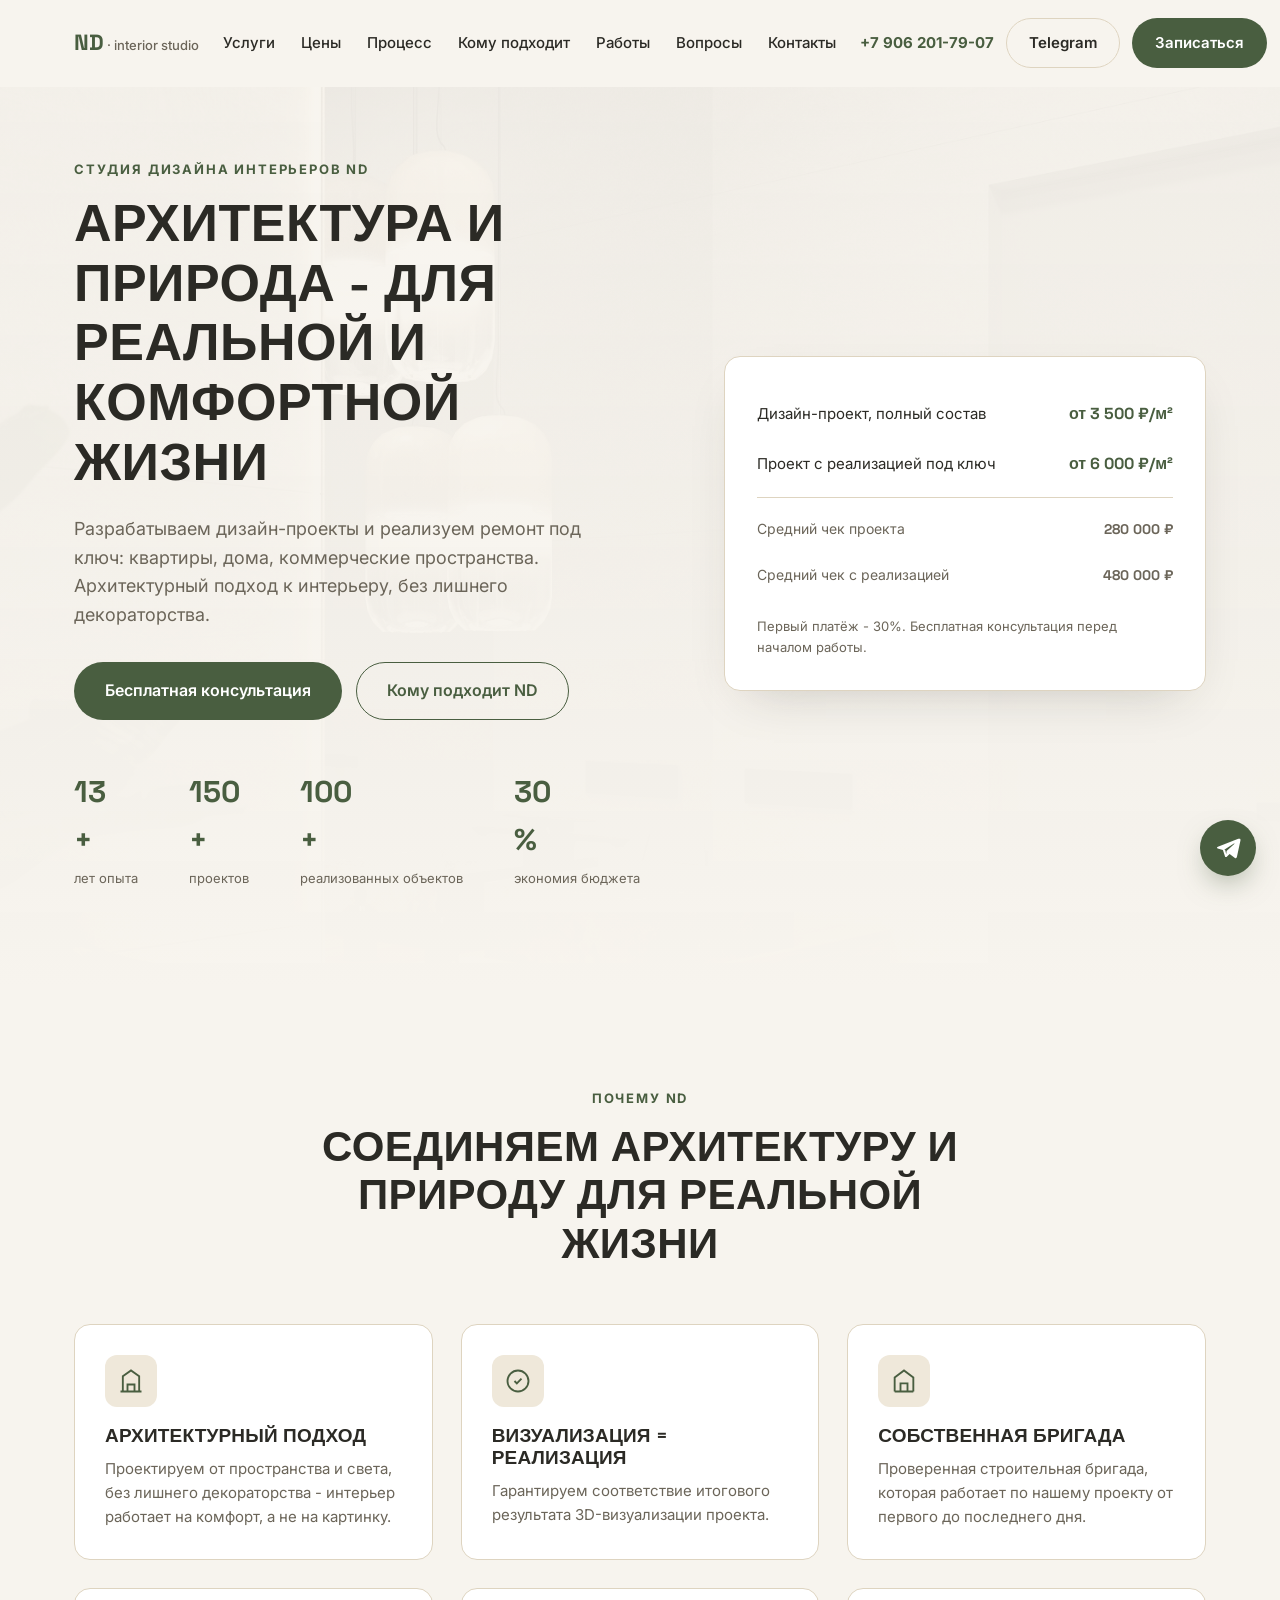
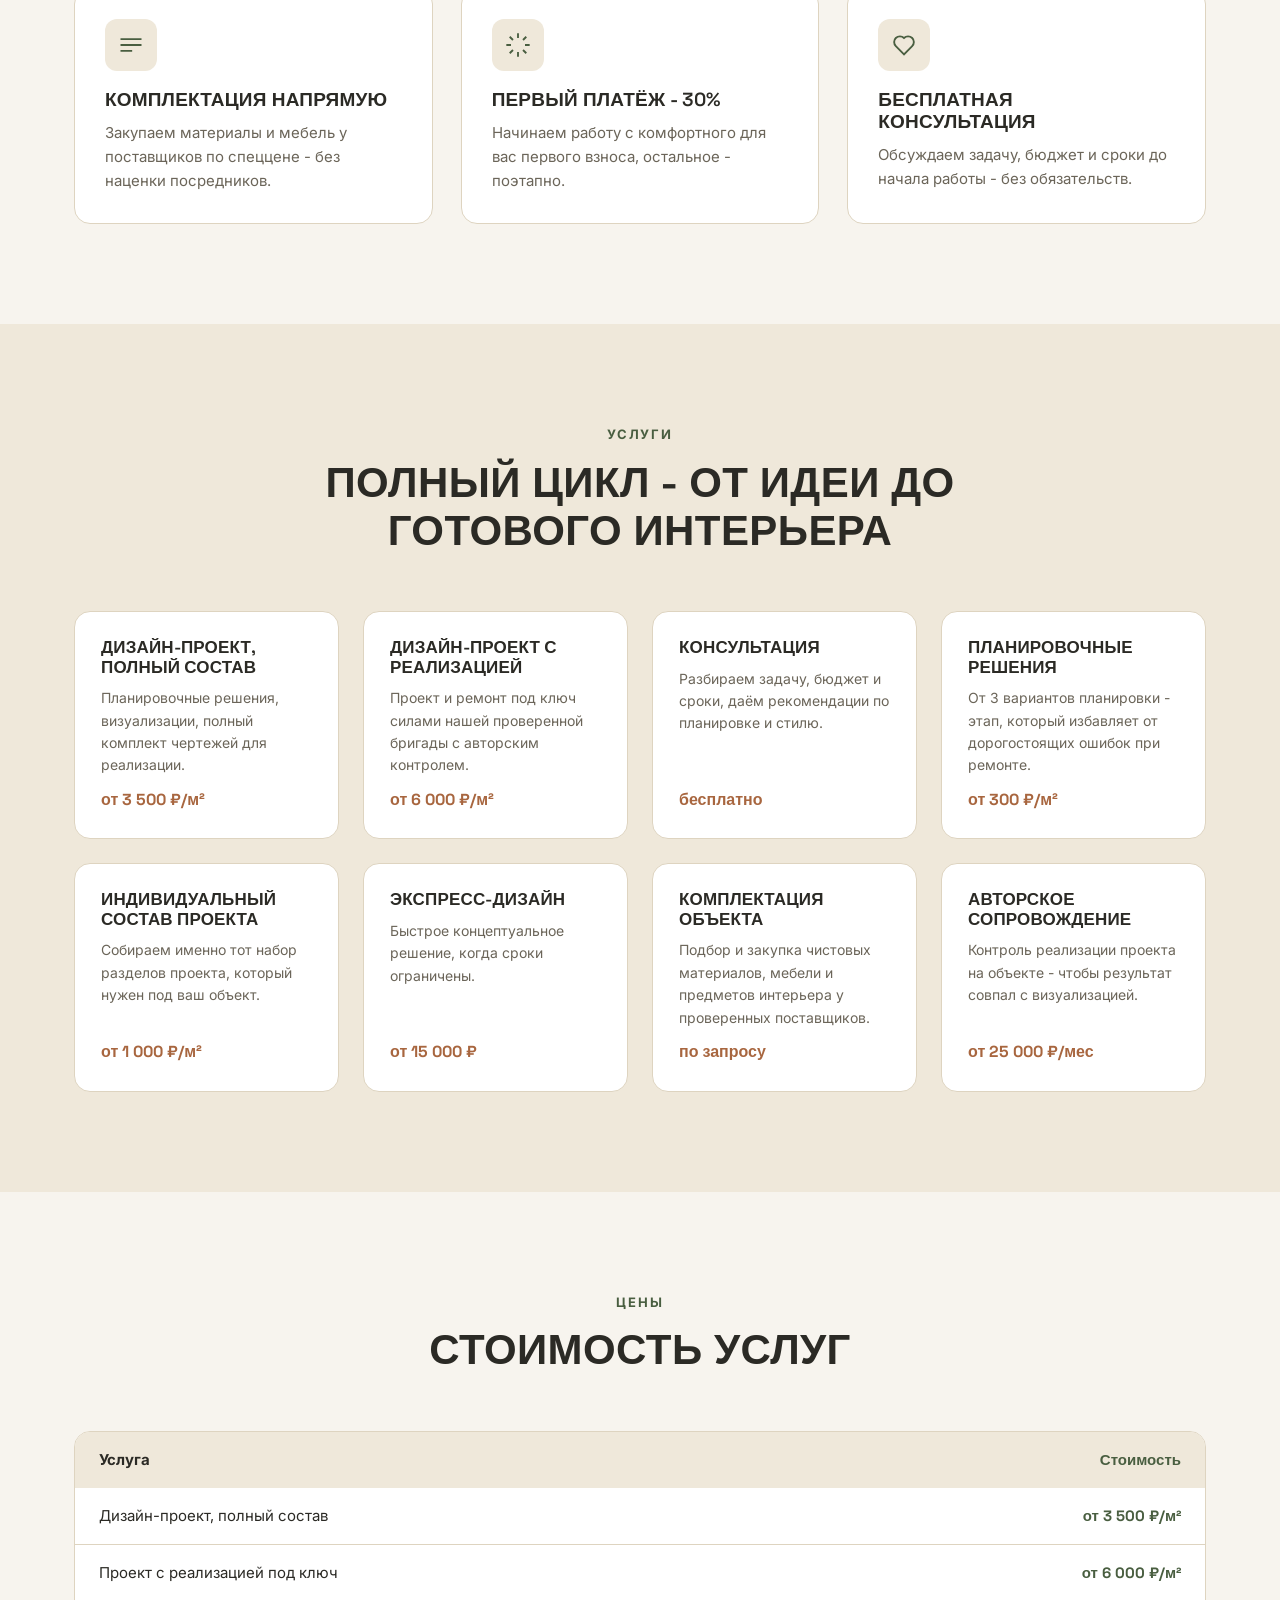
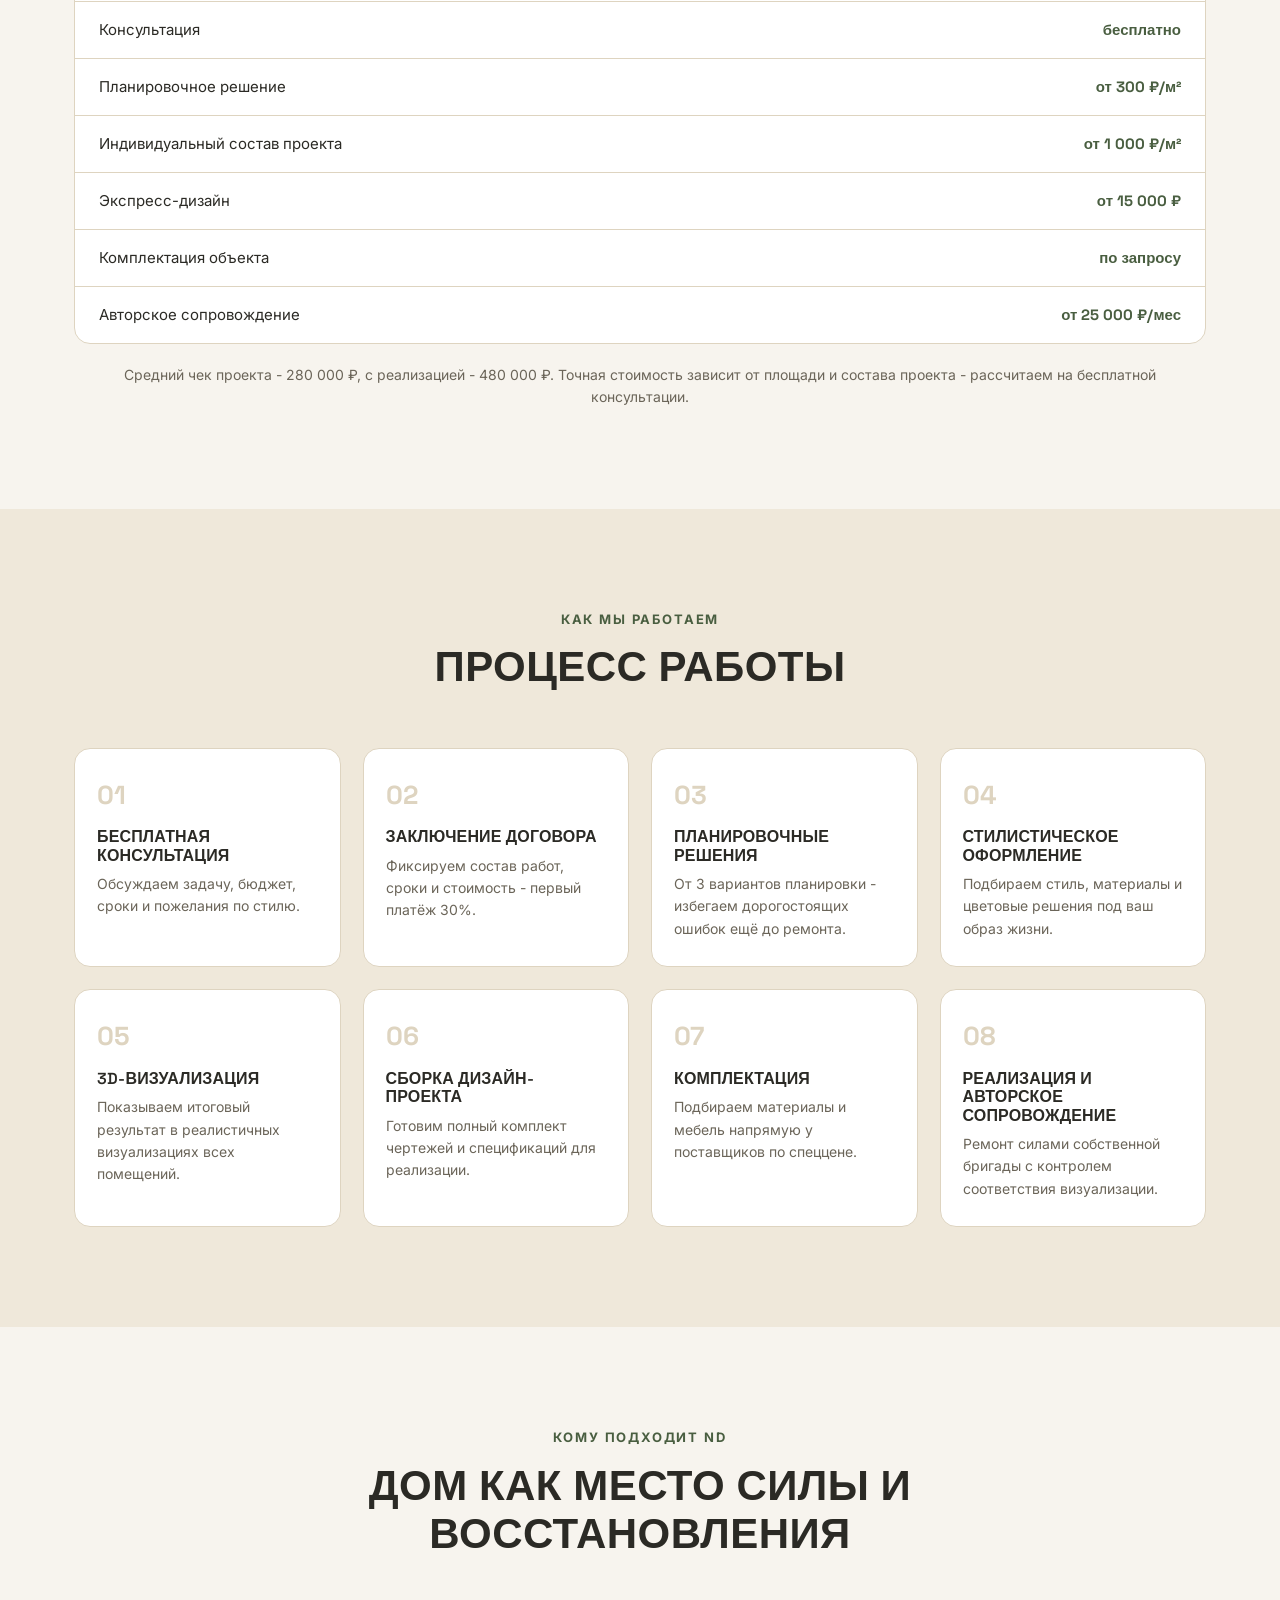
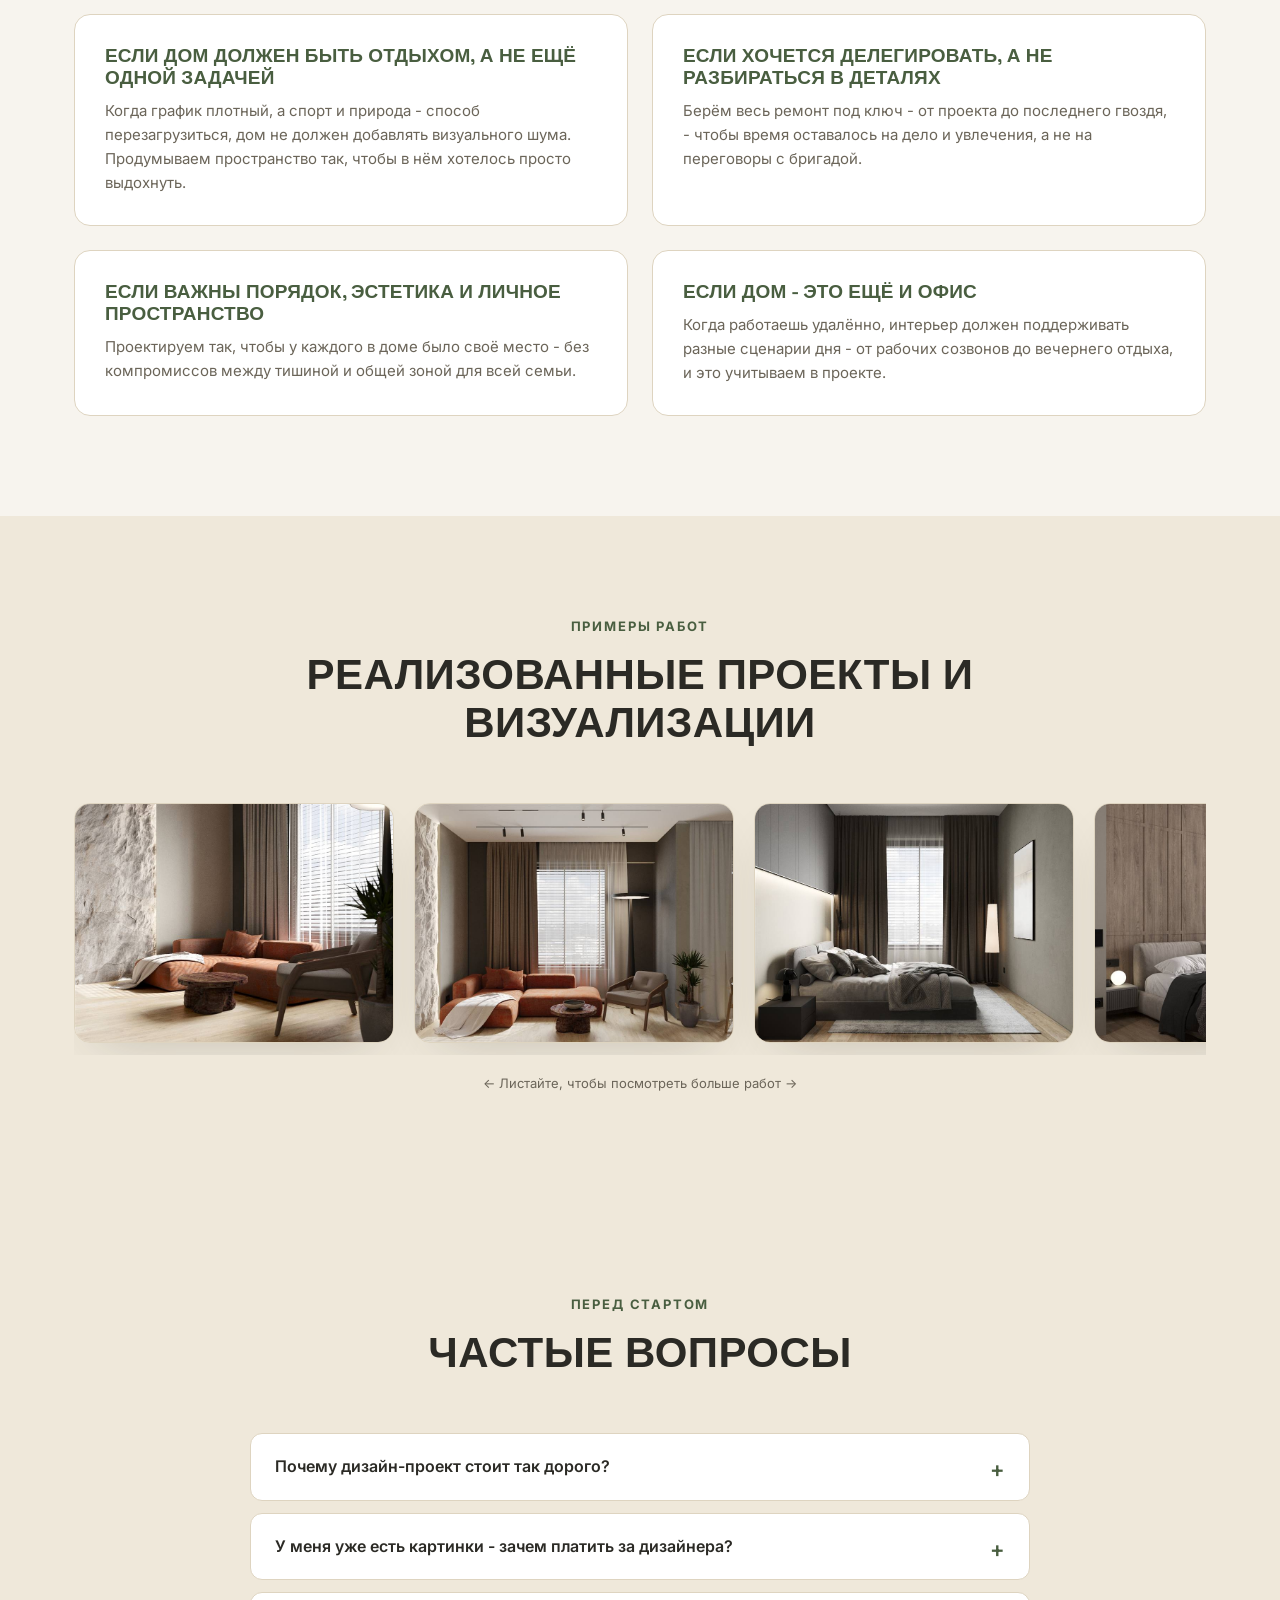
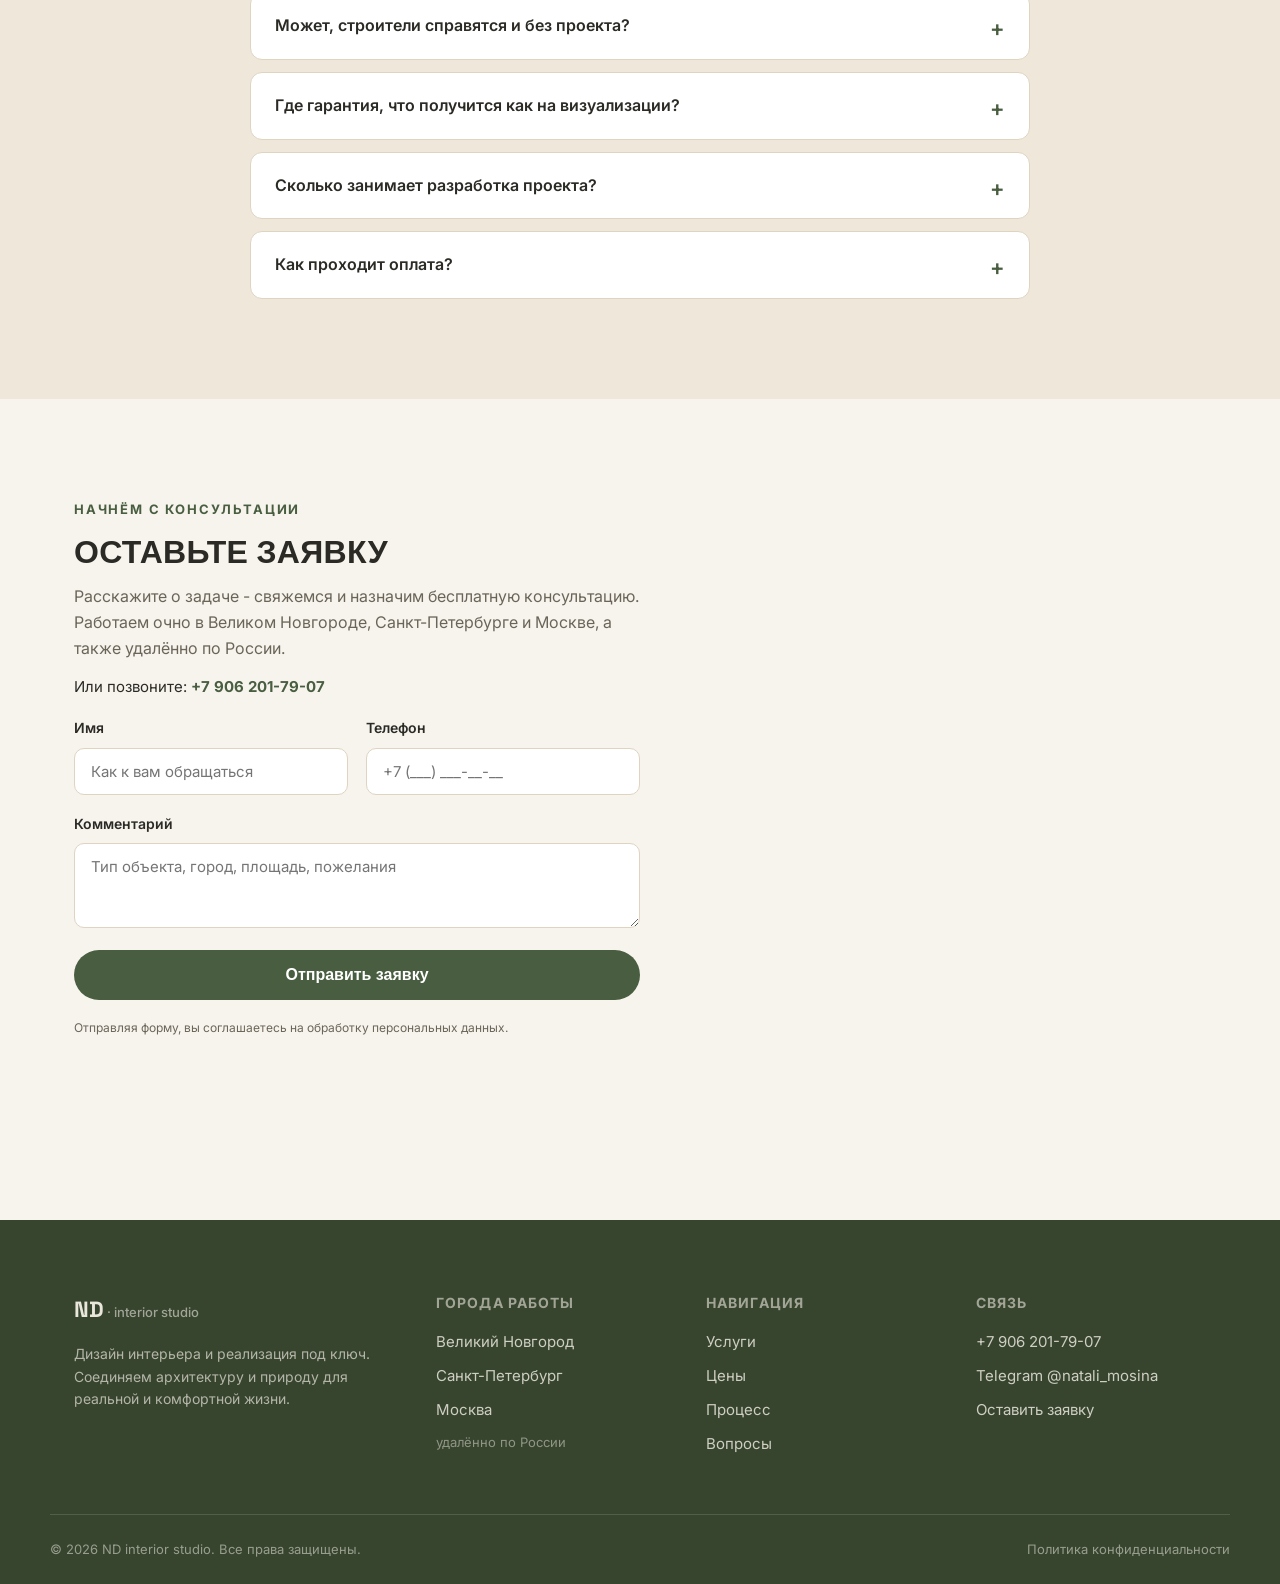
<file: index.html>
<!DOCTYPE html>
<html lang="ru">
<head>
<meta charset="UTF-8">
<meta name="viewport" content="width=device-width, initial-scale=1.0">
<title>ND - студия дизайна интерьеров | Великий Новгород, СПб, Москва</title>
<meta name="description" content="Дизайн-проекты и реализация под ключ: квартиры, дома, коммерческие пространства. Архитектурный подход без лишнего декораторства. 13+ лет, 150+ проектов.">
<link rel="preconnect" href="https://fonts.googleapis.com">
<link rel="preconnect" href="https://fonts.gstatic.com" crossorigin>
<link href="https://fonts.googleapis.com/css2?family=Space+Grotesk:wght@500;600;700&family=Inter:wght@400;500;600;700;800&display=swap" rel="stylesheet">
<link rel="stylesheet" href="styles.css">
</head>
<body>

<header class="header" id="header">
  <div class="header__inner container">
    <a href="#top" class="logo">ND<span class="logo__suffix"> · interior studio</span></a>
    <nav class="nav" id="nav">
      <a href="#services">Услуги</a>
      <a href="#prices">Цены</a>
      <a href="#process">Процесс</a>
      <a href="#fit">Кому подходит</a>
      <a href="#portfolio">Работы</a>
      <a href="#faq">Вопросы</a>
      <a href="#contacts">Контакты</a>
    </nav>
    <div class="header__actions">
      <a href="tel:+79062017907" class="header__phone">+7 906 201-79-07</a>
      <a href="https://t.me/natali_mosina" target="_blank" rel="noopener" class="btn btn--ghost header__tg">Telegram</a>
      <a href="#form" class="btn btn--primary">Записаться</a>
      <button class="burger" id="burger" aria-label="Меню"><span></span><span></span><span></span></button>
    </div>
  </div>
</header>

<main id="top">

  <!-- 1. HERO -->
  <section class="hero">
    <div class="container hero__inner">
      <div class="hero__text reveal">
        <p class="eyebrow">Студия дизайна интерьеров ND</p>
        <h1>Архитектура и природа - для реальной и комфортной жизни</h1>
        <p class="hero__lead">Разрабатываем дизайн-проекты и реализуем ремонт под ключ: квартиры, дома, коммерческие пространства. Архитектурный подход к интерьеру, без лишнего декораторства.</p>
        <div class="hero__cta">
          <a href="#form" class="btn btn--primary btn--lg">Бесплатная консультация</a>
          <a href="#fit" class="btn btn--outline btn--lg">Кому подходит ND</a>
        </div>
        <div class="hero__stats">
          <div class="stat"><span class="stat__num" data-target="13">0</span><span class="stat__suffix">+</span><span class="stat__label">лет опыта</span></div>
          <div class="stat"><span class="stat__num" data-target="150">0</span><span class="stat__suffix">+</span><span class="stat__label">проектов</span></div>
          <div class="stat"><span class="stat__num" data-target="100">0</span><span class="stat__suffix">+</span><span class="stat__label">реализованных объектов</span></div>
          <div class="stat"><span class="stat__num" data-target="30">0</span><span class="stat__suffix">%</span><span class="stat__label">экономия бюджета</span></div>
        </div>
      </div>
      <div class="hero__card reveal">
        <div class="hero__card-row">
          <span class="hero__card-label">Дизайн-проект, полный состав</span>
          <span class="hero__card-value">от 3 500 ₽/м²</span>
        </div>
        <div class="hero__card-row">
          <span class="hero__card-label">Проект с реализацией под ключ</span>
          <span class="hero__card-value">от 6 000 ₽/м²</span>
        </div>
        <div class="hero__card-divider"></div>
        <div class="hero__card-row hero__card-row--muted">
          <span class="hero__card-label">Средний чек проекта</span>
          <span class="hero__card-value">280 000 ₽</span>
        </div>
        <div class="hero__card-row hero__card-row--muted">
          <span class="hero__card-label">Средний чек с реализацией</span>
          <span class="hero__card-value">480 000 ₽</span>
        </div>
        <p class="hero__card-note">Первый платёж - 30%. Бесплатная консультация перед началом работы.</p>
      </div>
    </div>
  </section>

  <!-- 2. ПРЕИМУЩЕСТВА -->
  <section class="section" id="advantages">
    <div class="container">
      <p class="eyebrow eyebrow--center">Почему ND</p>
      <h2 class="section__title section__title--center">Соединяем архитектуру и природу для реальной жизни</h2>
      <div class="adv-grid">
        <div class="adv reveal">
          <div class="adv__icon">
            <svg width="28" height="28" viewBox="0 0 24 24" fill="none" stroke="currentColor" stroke-width="1.6"><path d="M3 21h18M5 21V8l7-5 7 5v13M9 21v-6h6v6"/></svg>
          </div>
          <h3>Архитектурный подход</h3>
          <p>Проектируем от пространства и света, без лишнего декораторства - интерьер работает на комфорт, а не на картинку.</p>
        </div>
        <div class="adv reveal">
          <div class="adv__icon">
            <svg width="28" height="28" viewBox="0 0 24 24" fill="none" stroke="currentColor" stroke-width="1.6"><circle cx="12" cy="12" r="9"/><path d="M9 12l2 2 4-4"/></svg>
          </div>
          <h3>Визуализация = реализация</h3>
          <p>Гарантируем соответствие итогового результата 3D-визуализации проекта.</p>
        </div>
        <div class="adv reveal">
          <div class="adv__icon">
            <svg width="28" height="28" viewBox="0 0 24 24" fill="none" stroke="currentColor" stroke-width="1.6"><path d="M4 21V9l8-6 8 6v12M4 21h16M9 21v-7h6v7"/></svg>
          </div>
          <h3>Собственная бригада</h3>
          <p>Проверенная строительная бригада, которая работает по нашему проекту от первого до последнего дня.</p>
        </div>
        <div class="adv reveal">
          <div class="adv__icon">
            <svg width="28" height="28" viewBox="0 0 24 24" fill="none" stroke="currentColor" stroke-width="1.6"><path d="M3 7h18M3 12h18M3 17h10"/></svg>
          </div>
          <h3>Комплектация напрямую</h3>
          <p>Закупаем материалы и мебель у поставщиков по спеццене - без наценки посредников.</p>
        </div>
        <div class="adv reveal">
          <div class="adv__icon">
            <svg width="28" height="28" viewBox="0 0 24 24" fill="none" stroke="currentColor" stroke-width="1.6"><path d="M12 2v4M12 18v4M4.9 4.9l2.8 2.8M16.3 16.3l2.8 2.8M2 12h4M18 12h4M4.9 19.1l2.8-2.8M16.3 7.7l2.8-2.8"/></svg>
          </div>
          <h3>Первый платёж - 30%</h3>
          <p>Начинаем работу с комфортного для вас первого взноса, остальное - поэтапно.</p>
        </div>
        <div class="adv reveal">
          <div class="adv__icon">
            <svg width="28" height="28" viewBox="0 0 24 24" fill="none" stroke="currentColor" stroke-width="1.6"><path d="M12 20l-7-7a4.95 4.95 0 010-7 4.95 4.95 0 017 0l0 0a4.95 4.95 0 017 0 4.95 4.95 0 010 7l-7 7z"/></svg>
          </div>
          <h3>Бесплатная консультация</h3>
          <p>Обсуждаем задачу, бюджет и сроки до начала работы - без обязательств.</p>
        </div>
      </div>
    </div>
  </section>

  <!-- 3. УСЛУГИ -->
  <section class="section section--alt" id="services">
    <div class="container">
      <p class="eyebrow eyebrow--center">Услуги</p>
      <h2 class="section__title section__title--center">Полный цикл - от идеи до готового интерьера</h2>
      <div class="srv-grid">
        <div class="srv reveal">
          <h3>Дизайн-проект, полный состав</h3>
          <p>Планировочные решения, визуализации, полный комплект чертежей для реализации.</p>
          <span class="srv__price">от 3 500 ₽/м²</span>
        </div>
        <div class="srv reveal">
          <h3>Дизайн-проект с реализацией</h3>
          <p>Проект и ремонт под ключ силами нашей проверенной бригады с авторским контролем.</p>
          <span class="srv__price">от 6 000 ₽/м²</span>
        </div>
        <div class="srv reveal">
          <h3>Консультация</h3>
          <p>Разбираем задачу, бюджет и сроки, даём рекомендации по планировке и стилю.</p>
          <span class="srv__price">бесплатно</span>
        </div>
        <div class="srv reveal">
          <h3>Планировочные решения</h3>
          <p>От 3 вариантов планировки - этап, который избавляет от дорогостоящих ошибок при ремонте.</p>
          <span class="srv__price">от 300 ₽/м²</span>
        </div>
        <div class="srv reveal">
          <h3>Индивидуальный состав проекта</h3>
          <p>Собираем именно тот набор разделов проекта, который нужен под ваш объект.</p>
          <span class="srv__price">от 1 000 ₽/м²</span>
        </div>
        <div class="srv reveal">
          <h3>Экспресс-дизайн</h3>
          <p>Быстрое концептуальное решение, когда сроки ограничены.</p>
          <span class="srv__price">от 15 000 ₽</span>
        </div>
        <div class="srv reveal">
          <h3>Комплектация объекта</h3>
          <p>Подбор и закупка чистовых материалов, мебели и предметов интерьера у проверенных поставщиков.</p>
          <span class="srv__price">по запросу</span>
        </div>
        <div class="srv reveal">
          <h3>Авторское сопровождение</h3>
          <p>Контроль реализации проекта на объекте - чтобы результат совпал с визуализацией.</p>
          <span class="srv__price">от 25 000 ₽/мес</span>
        </div>
      </div>
    </div>
  </section>

  <!-- 5. ПРАЙС -->
  <section class="section" id="prices">
    <div class="container">
      <p class="eyebrow eyebrow--center">Цены</p>
      <h2 class="section__title section__title--center">Стоимость услуг</h2>
      <div class="price-table">
        <table>
          <thead>
            <tr><th>Услуга</th><th>Стоимость</th></tr>
          </thead>
          <tbody>
            <tr><td>Дизайн-проект, полный состав</td><td>от 3 500 ₽/м²</td></tr>
            <tr><td>Проект с реализацией под ключ</td><td>от 6 000 ₽/м²</td></tr>
            <tr><td>Консультация</td><td>бесплатно</td></tr>
            <tr><td>Планировочное решение</td><td>от 300 ₽/м²</td></tr>
            <tr><td>Индивидуальный состав проекта</td><td>от 1 000 ₽/м²</td></tr>
            <tr><td>Экспресс-дизайн</td><td>от 15 000 ₽</td></tr>
            <tr><td>Комплектация объекта</td><td>по запросу</td></tr>
            <tr><td>Авторское сопровождение</td><td>от 25 000 ₽/мес</td></tr>
          </tbody>
        </table>
      </div>
      <p class="price-note">Средний чек проекта - 280 000 ₽, с реализацией - 480 000 ₽. Точная стоимость зависит от площади и состава проекта - рассчитаем на бесплатной консультации.</p>
    </div>
  </section>

  <!-- 6. ПРОЦЕСС -->
  <section class="section section--alt" id="process">
    <div class="container">
      <p class="eyebrow eyebrow--center">Как мы работаем</p>
      <h2 class="section__title section__title--center">Процесс работы</h2>
      <div class="steps">
        <div class="step reveal">
          <span class="step__num">01</span>
          <h3>Бесплатная консультация</h3>
          <p>Обсуждаем задачу, бюджет, сроки и пожелания по стилю.</p>
        </div>
        <div class="step reveal">
          <span class="step__num">02</span>
          <h3>Заключение договора</h3>
          <p>Фиксируем состав работ, сроки и стоимость - первый платёж 30%.</p>
        </div>
        <div class="step reveal">
          <span class="step__num">03</span>
          <h3>Планировочные решения</h3>
          <p>От 3 вариантов планировки - избегаем дорогостоящих ошибок ещё до ремонта.</p>
        </div>
        <div class="step reveal">
          <span class="step__num">04</span>
          <h3>Стилистическое оформление</h3>
          <p>Подбираем стиль, материалы и цветовые решения под ваш образ жизни.</p>
        </div>
        <div class="step reveal">
          <span class="step__num">05</span>
          <h3>3D-визуализация</h3>
          <p>Показываем итоговый результат в реалистичных визуализациях всех помещений.</p>
        </div>
        <div class="step reveal">
          <span class="step__num">06</span>
          <h3>Сборка дизайн-проекта</h3>
          <p>Готовим полный комплект чертежей и спецификаций для реализации.</p>
        </div>
        <div class="step reveal">
          <span class="step__num">07</span>
          <h3>Комплектация</h3>
          <p>Подбираем материалы и мебель напрямую у поставщиков по спеццене.</p>
        </div>
        <div class="step reveal">
          <span class="step__num">08</span>
          <h3>Реализация и авторское сопровождение</h3>
          <p>Ремонт силами собственной бригады с контролем соответствия визуализации.</p>
        </div>
      </div>
    </div>
  </section>

  <!-- 7. КОМУ ПОДХОДИТ -->
  <section class="section" id="fit">
    <div class="container">
      <p class="eyebrow eyebrow--center">Кому подходит ND</p>
      <h2 class="section__title section__title--center">Дом как место силы и восстановления</h2>
      <div class="fit-grid">
        <div class="fit reveal">
          <h3>Если дом должен быть отдыхом, а не ещё одной задачей</h3>
          <p>Когда график плотный, а спорт и природа - способ перезагрузиться, дом не должен добавлять визуального шума. Продумываем пространство так, чтобы в нём хотелось просто выдохнуть.</p>
        </div>
        <div class="fit reveal">
          <h3>Если хочется делегировать, а не разбираться в деталях</h3>
          <p>Берём весь ремонт под ключ - от проекта до последнего гвоздя, - чтобы время оставалось на дело и увлечения, а не на переговоры с бригадой.</p>
        </div>
        <div class="fit reveal">
          <h3>Если важны порядок, эстетика и личное пространство</h3>
          <p>Проектируем так, чтобы у каждого в доме было своё место - без компромиссов между тишиной и общей зоной для всей семьи.</p>
        </div>
        <div class="fit reveal">
          <h3>Если дом - это ещё и офис</h3>
          <p>Когда работаешь удалённо, интерьер должен поддерживать разные сценарии дня - от рабочих созвонов до вечернего отдыха, и это учитываем в проекте.</p>
        </div>
      </div>
    </div>
  </section>

  <!-- 7.5 ПРИМЕРЫ РАБОТ -->
  <section class="section section--alt" id="portfolio">
    <div class="container">
      <p class="eyebrow eyebrow--center">Примеры работ</p>
      <h2 class="section__title section__title--center">Реализованные проекты и визуализации</h2>
      <div class="portfolio-track">
        <div class="portfolio-slide"><img src="img/portfolio-1.jpg" alt="Проект интерьера ND - визуализация 1" loading="lazy"></div>
        <div class="portfolio-slide"><img src="img/portfolio-2.jpg" alt="Проект интерьера ND - визуализация 2" loading="lazy"></div>
        <div class="portfolio-slide"><img src="img/portfolio-3.jpg" alt="Проект интерьера ND - визуализация 3" loading="lazy"></div>
        <div class="portfolio-slide"><img src="img/portfolio-4.jpg" alt="Проект интерьера ND - визуализация 4" loading="lazy"></div>
        <div class="portfolio-slide"><img src="img/portfolio-5.jpg" alt="Проект интерьера ND - визуализация 5" loading="lazy"></div>
        <div class="portfolio-slide"><img src="img/portfolio-6.jpg" alt="Проект интерьера ND - визуализация 6" loading="lazy"></div>
        <div class="portfolio-slide"><img src="img/portfolio-7.jpg" alt="Проект интерьера ND - визуализация 7" loading="lazy"></div>
        <div class="portfolio-slide"><img src="img/portfolio-8.jpg" alt="Проект интерьера ND - визуализация 8" loading="lazy"></div>
        <div class="portfolio-slide"><img src="img/portfolio-9.jpg" alt="Проект интерьера ND - визуализация 9" loading="lazy"></div>
      </div>
      <p class="portfolio-hint">← Листайте, чтобы посмотреть больше работ →</p>
    </div>
  </section>

  <!-- 8. FAQ -->
  <section class="section section--alt" id="faq">
    <div class="container">
      <p class="eyebrow eyebrow--center">Перед стартом</p>
      <h2 class="section__title section__title--center">Частые вопросы</h2>
      <div class="faq">
        <details class="faq__item reveal">
          <summary>Почему дизайн-проект стоит так дорого?</summary>
          <p>Проект - это не картинки, а полноценная инструкция для ремонта: планировка, чертежи по каждому помещению, спецификации материалов, схемы электрики и сантехники. Каждая переделка на этапе стройки стоит в разы дороже, чем правильное решение на этапе проекта. По нашему опыту грамотный проект экономит до 30% бюджета в итоге - за счёт того, что все решения приняты заранее, а не переделываются по ходу ремонта.</p>
        </details>
        <details class="faq__item reveal">
          <summary>У меня уже есть картинки - зачем платить за дизайнера?</summary>
          <p>Картинки из соцсетей и каталогов красиво выглядят, но не учитывают инженерные сети, несущие конструкции, эргономику и реальные размеры вашего пространства. Мы собираем разрозненные идеи и референсы в цельный работающий проект, который можно физически реализовать в вашей квартире или доме - с расчётом освещения, расстановки мебели и функциональных зон.</p>
        </details>
        <details class="faq__item reveal">
          <summary>Может, строители справятся и без проекта?</summary>
          <p>Без проекта бригада принимает решения на месте, по ходу работ - а это самая частая причина переделок, простоев и перерасхода бюджета. Проект фиксирует все решения заранее: где розетка, какой радиус у двери шкафа, куда идёт вентиляция. Строители работают по готовому плану, а не додумывают на объекте.</p>
        </details>
        <details class="faq__item reveal">
          <summary>Где гарантия, что получится как на визуализации?</summary>
          <p>Мы работаем со своей проверенной строительной бригадой, которая выполняет проекты именно нашей студии, и ведём авторское сопровождение - регулярно выезжаем на объект и контролируем соответствие визуализации на каждом этапе, от чернового ремонта до финальной комплектации.</p>
        </details>
        <details class="faq__item reveal">
          <summary>Сколько занимает разработка проекта?</summary>
          <p>В среднем 5 месяцев на проектную часть - от замера объекта до готового комплекта чертежей и визуализаций. Общий цикл вместе с реализацией занимает 6–18 месяцев в зависимости от площади и сложности объекта. Точные сроки под ваш проект обсуждаем на бесплатной консультации.</p>
        </details>
        <details class="faq__item reveal">
          <summary>Как проходит оплата?</summary>
          <p>Первый платёж - 30% от стоимости, вносится после заключения договора и запускает работу над проектом. Остальная сумма оплачивается поэтапно, по мере выполнения работ - вы всегда видите, за что платите на каждом шаге.</p>
        </details>
      </div>
    </div>
  </section>

  <!-- 9. ФОРМА + КАРТА -->
  <section class="section" id="form">
    <div class="container form-section">
      <div class="form-col reveal">
        <p class="eyebrow">Начнём с консультации</p>
        <h2>Оставьте заявку</h2>
        <p class="form-lead">Расскажите о задаче - свяжемся и назначим бесплатную консультацию. Работаем очно в Великом Новгороде, Санкт-Петербурге и Москве, а также удалённо по России.</p>
        <p class="form-phone">Или позвоните: <a href="tel:+79062017907">+7 906 201-79-07</a></p>
        <form id="leadForm" class="form">
          <input type="text" name="_gotcha" style="display:none" tabindex="-1" autocomplete="off">
          <div class="form__row">
            <label>Имя
              <input type="text" name="name" required placeholder="Как к вам обращаться">
            </label>
            <label>Телефон
              <input type="tel" name="phone" required placeholder="+7 (___) ___-__-__">
            </label>
          </div>
          <label>Комментарий
            <textarea name="comment" rows="3" placeholder="Тип объекта, город, площадь, пожелания"></textarea>
          </label>
          <button type="submit" class="btn btn--primary btn--lg form__submit">Отправить заявку</button>
          <p class="form__privacy">Отправляя форму, вы соглашаетесь на обработку персональных данных.</p>
        </form>
      </div>
      <div class="form-photo-col reveal">
        <img src="img/hero-bg.jpg" alt="Проект интерьера ND" loading="lazy">
      </div>
    </div>
  </section>

</main>

<!-- 10. КОНТАКТЫ + FOOTER -->
<footer class="footer" id="contacts">
  <div class="container footer__inner">
    <div class="footer__brand">
      <a href="#top" class="logo logo--footer">ND<span class="logo__suffix"> · interior studio</span></a>
      <p>Дизайн интерьера и реализация под ключ. Соединяем архитектуру и природу для реальной и комфортной жизни.</p>
    </div>
    <div class="footer__col">
      <h4>Города работы</h4>
      <p>Великий Новгород</p>
      <p>Санкт-Петербург</p>
      <p>Москва</p>
      <p class="footer__muted">удалённо по России</p>
    </div>
    <div class="footer__col">
      <h4>Навигация</h4>
      <a href="#services">Услуги</a>
      <a href="#prices">Цены</a>
      <a href="#process">Процесс</a>
      <a href="#faq">Вопросы</a>
    </div>
    <div class="footer__col">
      <h4>Связь</h4>
      <a href="tel:+79062017907">+7 906 201-79-07</a>
      <a href="https://t.me/natali_mosina" target="_blank" rel="noopener">Telegram @natali_mosina</a>
      <a href="#form">Оставить заявку</a>
    </div>
  </div>
  <div class="container footer__bottom">
    <p>© <span id="year"></span> ND interior studio. Все права защищены.</p>
    <a href="privacy.html">Политика конфиденциальности</a>
  </div>
</footer>

<a href="https://t.me/natali_mosina" target="_blank" rel="noopener" class="fab" aria-label="Написать в Telegram">
  <svg width="26" height="26" viewBox="0 0 24 24" fill="currentColor"><path d="M21.5 3.5L2.7 10.9c-1.2.5-1.2 1.2-.2 1.5l4.8 1.5 1.9 5.7c.2.6.4.8.9.8.5 0 .7-.2 1-.5l2.4-2.3 4.9 3.6c.9.5 1.6.2 1.8-.8l3.3-15.4c.3-1.2-.5-1.8-1-1.5zM8.5 13.6l9-5.7c.4-.3.8-.1.5.2l-7.3 6.6-.3 3.1-1-3.9z"/></svg>
</a>

<script src="script.js"></script>
</body>
</html>
</file>
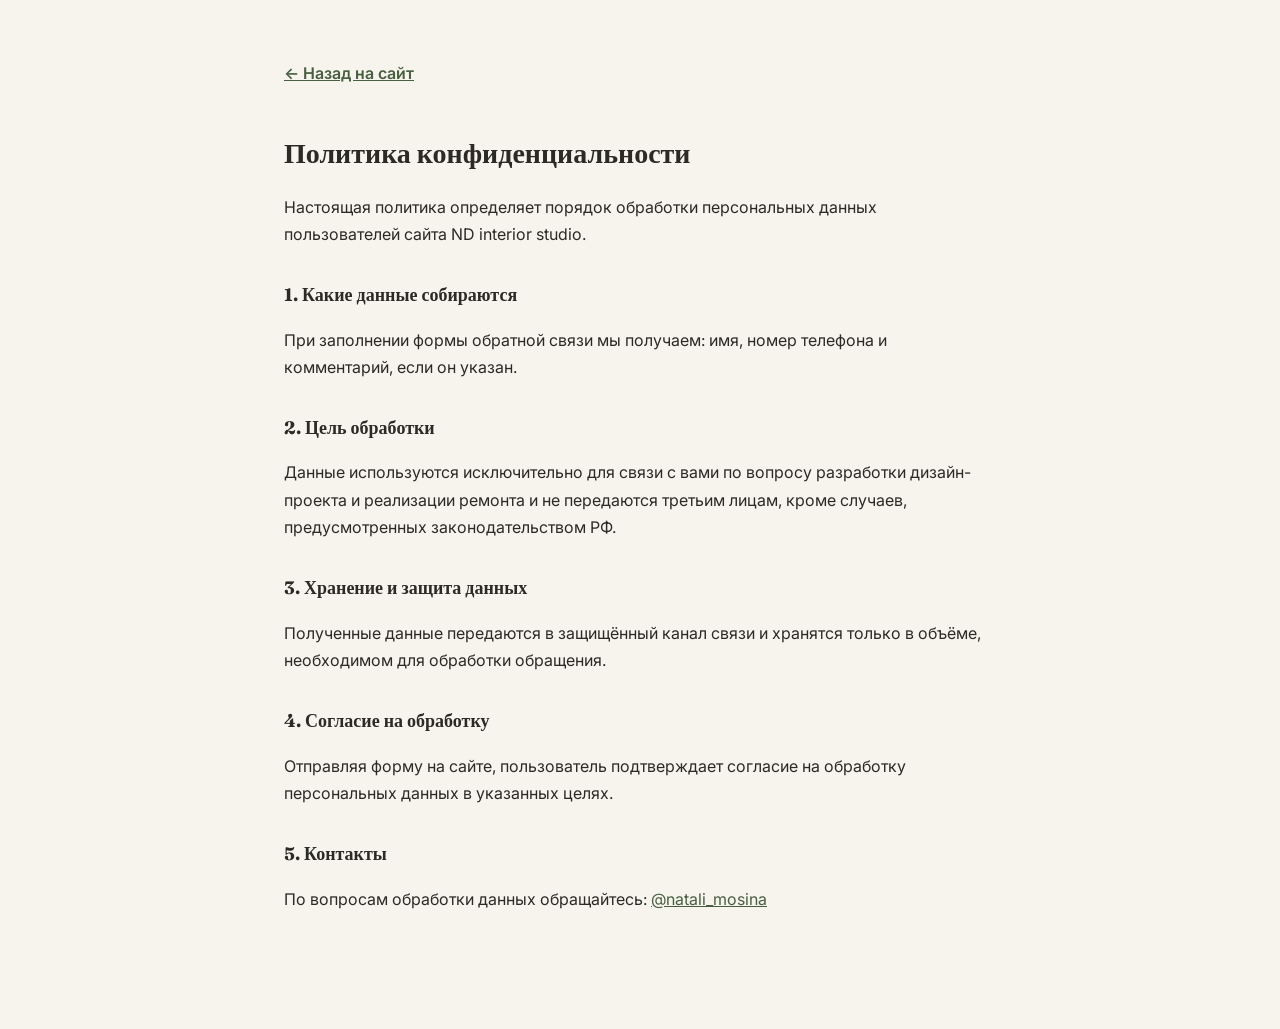
<file: privacy.html>
<!DOCTYPE html>
<html lang="ru">
<head>
<meta charset="UTF-8">
<meta name="viewport" content="width=device-width, initial-scale=1.0">
<title>Политика конфиденциальности - ND interior studio</title>
<link href="https://fonts.googleapis.com/css2?family=Inter:wght@400;500;600;700&family=Fraunces:wght@600;700&display=swap" rel="stylesheet">
<style>
  * { box-sizing: border-box; }
  body { font-family: 'Inter', sans-serif; max-width: 760px; margin: 0 auto; padding: 60px 24px 100px; color: #2b2a25; line-height: 1.7; background: #f7f4ee; }
  h1 { font-family: 'Fraunces', serif; font-size: 28px; margin-bottom: 8px; }
  h2 { font-family: 'Fraunces', serif; font-size: 18px; margin: 32px 0 10px; }
  a { color: #495e40; }
  .back { display: inline-block; margin-bottom: 24px; font-weight: 600; }
</style>
</head>
<body>
  <a href="index.html" class="back">← Назад на сайт</a>
  <h1>Политика конфиденциальности</h1>
  <p>Настоящая политика определяет порядок обработки персональных данных пользователей сайта ND interior studio.</p>

  <h2>1. Какие данные собираются</h2>
  <p>При заполнении формы обратной связи мы получаем: имя, номер телефона и комментарий, если он указан.</p>

  <h2>2. Цель обработки</h2>
  <p>Данные используются исключительно для связи с вами по вопросу разработки дизайн-проекта и реализации ремонта и не передаются третьим лицам, кроме случаев, предусмотренных законодательством РФ.</p>

  <h2>3. Хранение и защита данных</h2>
  <p>Полученные данные передаются в защищённый канал связи и хранятся только в объёме, необходимом для обработки обращения.</p>

  <h2>4. Согласие на обработку</h2>
  <p>Отправляя форму на сайте, пользователь подтверждает согласие на обработку персональных данных в указанных целях.</p>

  <h2>5. Контакты</h2>
  <p>По вопросам обработки данных обращайтесь: <a href="https://t.me/natali_mosina" target="_blank" rel="noopener">@natali_mosina</a></p>
</body>
</html>
</file>
<file: styles.css>
:root {
  --cream: #f7f4ee;
  --cream-2: #efe8da;
  --white: #ffffff;
  --stone: #ded4c0;
  --ink: #2b2a25;
  --ink-soft: #6b6559;
  --forest: #495e40;
  --forest-dark: #37452f;
  --clay: #a8663f;
  --radius: 16px;
  --shadow: 0 20px 50px -25px rgba(43, 42, 37, 0.25);
  --font-head: 'Space Grotesk', sans-serif;
  --font-body: 'Inter', sans-serif;
}

* { box-sizing: border-box; margin: 0; padding: 0; }

html { scroll-behavior: smooth; }

body {
  font-family: var(--font-body);
  color: var(--ink);
  background: var(--cream);
  line-height: 1.6;
  -webkit-font-smoothing: antialiased;
}

img { max-width: 100%; display: block; }

.container {
  max-width: 1180px;
  margin: 0 auto;
  padding: 0 24px;
}

h1, h2, h3 {
  font-family: var(--font-head);
  color: var(--ink);
  font-weight: 600;
  line-height: 1.15;
  text-transform: uppercase;
  letter-spacing: 0.01em;
}

a { color: inherit; text-decoration: none; }

.eyebrow {
  font-size: 13px;
  font-weight: 700;
  letter-spacing: 0.14em;
  text-transform: uppercase;
  color: var(--forest);
  margin-bottom: 14px;
}
.eyebrow--center { text-align: center; }

.section { padding: 100px 0; }
.section--alt { background: var(--cream-2); }

.section__title {
  font-size: 42px;
  max-width: 720px;
  margin-bottom: 56px;
}
.section__title--center { margin-left: auto; margin-right: auto; text-align: center; }

/* Buttons */
.btn {
  display: inline-flex;
  align-items: center;
  justify-content: center;
  gap: 8px;
  padding: 12px 22px;
  border-radius: 999px;
  font-weight: 600;
  font-size: 15px;
  border: 1.5px solid transparent;
  cursor: pointer;
  transition: all 0.2s ease;
  white-space: nowrap;
}
.btn--primary { background: var(--forest); color: var(--white); }
.btn--primary:hover { background: var(--forest-dark); }
.btn--outline { border-color: var(--forest); color: var(--forest); }
.btn--outline:hover { background: var(--forest); color: var(--white); }
.btn--ghost { color: var(--ink); border-color: var(--stone); }
.btn--ghost:hover { border-color: var(--forest); color: var(--forest); }
.btn--lg { padding: 15px 30px; font-size: 16px; }

/* Header */
.header {
  position: sticky;
  top: 0;
  z-index: 100;
  background: rgba(247, 244, 238, 0.85);
  backdrop-filter: blur(10px);
  border-bottom: 1px solid transparent;
  transition: border-color 0.2s ease, box-shadow 0.2s ease;
}
.header.scrolled { border-color: var(--stone); box-shadow: 0 8px 24px -20px rgba(0,0,0,0.3); }
.header__inner {
  display: flex;
  align-items: center;
  justify-content: space-between;
  gap: 24px;
  min-width: 0;
  padding: 18px 24px;
}
.logo {
  flex-shrink: 0;
  font-family: var(--font-head);
  font-size: 22px;
  font-weight: 700;
  color: var(--forest);
}
.logo__suffix { font-family: var(--font-body); font-size: 13px; font-weight: 500; color: var(--ink-soft); }
.nav { display: flex; align-items: center; gap: 26px; }
.nav a { white-space: nowrap; font-size: 15px; font-weight: 500; color: var(--ink); transition: color 0.15s; }
.nav a:hover { color: var(--forest); }
.header__actions { display: flex; align-items: center; gap: 12px; flex-shrink: 0; }
.header__phone { font-size: 15px; font-weight: 700; color: var(--forest); white-space: nowrap; }
.header__phone:hover { color: var(--forest-dark); }
.burger { display: none; flex-direction: column; justify-content: center; gap: 5px; width: 36px; height: 36px; background: none; border: none; cursor: pointer; }
.burger span { display: block; width: 22px; height: 2px; background: var(--ink); transition: 0.2s; }
.burger.is-open span:nth-child(1) { transform: translateY(7px) rotate(45deg); }
.burger.is-open span:nth-child(2) { opacity: 0; }
.burger.is-open span:nth-child(3) { transform: translateY(-7px) rotate(-45deg); }

/* Hero */
.hero {
  padding: 72px 0 100px;
  position: relative;
  background: linear-gradient(180deg, rgba(247,244,238,0.94) 0%, rgba(247,244,238,0.97) 55%, var(--cream) 100%), url('img/hero-bg.jpg') center 30% / cover no-repeat;
}
.hero__inner { display: grid; grid-template-columns: 1.1fr 0.9fr; gap: 60px; align-items: center; position: relative; z-index: 1; }
.hero__text h1 { font-size: 52px; margin-bottom: 22px; }
.hero__lead { font-size: 18px; color: var(--ink-soft); margin-bottom: 32px; max-width: 520px; }
.hero__cta { display: flex; gap: 14px; flex-wrap: wrap; margin-bottom: 48px; }
.hero__stats { display: grid; grid-template-columns: repeat(4, auto); gap: 28px; }
.stat { display: flex; flex-direction: column; }
.stat__num { font-family: var(--font-head); font-size: 30px; font-weight: 700; color: var(--forest); display: inline-block; }
.stat__suffix { font-family: var(--font-head); font-size: 30px; font-weight: 700; color: var(--forest); }
.stat__label { font-size: 13px; color: var(--ink-soft); margin-top: 4px; }

.hero__card {
  background: var(--white);
  border: 1px solid var(--stone);
  border-radius: var(--radius);
  padding: 32px;
  box-shadow: var(--shadow);
}
.hero__card-row { display: flex; justify-content: space-between; align-items: baseline; gap: 16px; padding: 12px 0; }
.hero__card-row--muted .hero__card-label,
.hero__card-row--muted .hero__card-value { color: var(--ink-soft); font-size: 14px; }
.hero__card-label { font-size: 15px; }
.hero__card-value { font-family: var(--font-head); font-weight: 700; color: var(--forest); white-space: nowrap; }
.hero__card-divider { height: 1px; background: var(--stone); margin: 8px 0; }
.hero__card-note { margin-top: 18px; font-size: 13px; color: var(--ink-soft); }

/* Advantages */
.adv-grid { display: grid; grid-template-columns: repeat(3, 1fr); gap: 28px; }
.adv { background: var(--white); border: 1px solid var(--stone); border-radius: var(--radius); padding: 30px; }
.adv__icon { width: 52px; height: 52px; border-radius: 12px; background: var(--cream-2); color: var(--forest); display: flex; align-items: center; justify-content: center; margin-bottom: 18px; }
.adv h3 { font-size: 19px; margin-bottom: 10px; }
.adv p { color: var(--ink-soft); font-size: 15px; }

/* Services */
.srv-grid { display: grid; grid-template-columns: repeat(4, 1fr); gap: 24px; }
.srv { background: var(--white); border: 1px solid var(--stone); border-radius: var(--radius); padding: 26px; display: flex; flex-direction: column; gap: 10px; }
.srv h3 { font-size: 17px; }
.srv p { color: var(--ink-soft); font-size: 14px; flex-grow: 1; }
.srv__price { font-family: var(--font-head); font-weight: 700; color: var(--clay); font-size: 16px; }

/* Price table */
.price-table { overflow-x: auto; border: 1px solid var(--stone); border-radius: var(--radius); background: var(--white); }
.price-table table { width: 100%; border-collapse: collapse; min-width: 480px; }
.price-table th, .price-table td { text-align: left; padding: 16px 24px; font-size: 15px; }
.price-table th { background: var(--cream-2); font-weight: 700; color: var(--ink); }
.price-table td:last-child, .price-table th:last-child { text-align: right; font-family: var(--font-head); font-weight: 700; color: var(--forest); white-space: nowrap; }
.price-table tbody tr + tr { border-top: 1px solid var(--stone); }
.price-note { margin-top: 20px; color: var(--ink-soft); font-size: 14px; text-align: center; }

/* Steps */
.steps { display: grid; grid-template-columns: repeat(4, 1fr); gap: 22px; }
.step { background: var(--white); border: 1px solid var(--stone); border-radius: var(--radius); padding: 26px 22px; }
.step__num { font-family: var(--font-head); font-size: 26px; font-weight: 700; color: var(--stone); }
.step h3 { font-size: 16px; margin: 12px 0 8px; }
.step p { font-size: 14px; color: var(--ink-soft); }

/* Fit */
.fit-grid { display: grid; grid-template-columns: repeat(2, 1fr); gap: 24px; }
.fit { background: var(--white); border: 1px solid var(--stone); border-radius: var(--radius); padding: 30px; }
.fit h3 { font-size: 19px; margin-bottom: 10px; color: var(--forest); }
.fit p { color: var(--ink-soft); font-size: 15px; }

/* Portfolio carousel */
.portfolio-track {
  display: flex;
  gap: 20px;
  overflow-x: auto;
  scroll-snap-type: x mandatory;
  padding-bottom: 12px;
  scrollbar-width: thin;
  scrollbar-color: var(--stone) transparent;
}
.portfolio-track::-webkit-scrollbar { height: 8px; }
.portfolio-track::-webkit-scrollbar-thumb { background: var(--stone); border-radius: 8px; }
.portfolio-slide {
  flex: 0 0 320px;
  scroll-snap-align: start;
  border-radius: var(--radius);
  overflow: hidden;
  border: 1px solid var(--stone);
  box-shadow: var(--shadow);
  aspect-ratio: 4/3;
}
.portfolio-slide img { width: 100%; height: 100%; object-fit: cover; }
.portfolio-hint { text-align: center; color: var(--ink-soft); font-size: 13px; margin-top: 18px; }

/* FAQ */
.faq { max-width: 780px; margin: 0 auto; display: flex; flex-direction: column; gap: 12px; }
.faq__item { background: var(--white); border: 1px solid var(--stone); border-radius: 12px; padding: 20px 24px; }
.faq__item summary { cursor: pointer; font-weight: 600; font-size: 16px; list-style: none; position: relative; padding-right: 28px; }
.faq__item summary::-webkit-details-marker { display: none; }
.faq__item summary::after { content: '+'; position: absolute; right: 0; top: -2px; font-size: 22px; color: var(--forest); }
.faq__item[open] summary::after { content: '–'; }
.faq__item p { margin-top: 14px; color: var(--ink-soft); font-size: 15px; }

/* Form + map */
.form-section { display: grid; grid-template-columns: 1fr 1fr; gap: 48px; align-items: stretch; }
.form-col h2 { font-size: 32px; margin-bottom: 14px; }
.form-lead { color: var(--ink-soft); margin-bottom: 28px; }
.form { display: flex; flex-direction: column; gap: 18px; }
.form__row { display: grid; grid-template-columns: 1fr 1fr; gap: 18px; }
.form label { display: flex; flex-direction: column; gap: 8px; font-size: 14px; font-weight: 600; }
.form input, .form textarea {
  font-family: var(--font-body);
  font-size: 15px;
  padding: 13px 16px;
  border: 1.5px solid var(--stone);
  border-radius: 10px;
  background: var(--white);
  color: var(--ink);
  resize: vertical;
}
.form input:focus, .form textarea:focus { outline: none; border-color: var(--forest); }
.form__submit { margin-top: 4px; }
.form__privacy { font-size: 12px; color: var(--ink-soft); }
.form-phone { margin: -14px 0 18px; font-size: 15px; }
.form-phone a { color: var(--forest); font-weight: 700; }
.form-photo-col { border-radius: var(--radius); overflow: hidden; min-height: 360px; border: 1px solid var(--stone); box-shadow: var(--shadow); }
.form-photo-col img { width: 100%; height: 100%; object-fit: cover; }

/* Footer */
.footer { background: var(--forest-dark); color: #e9e6dc; padding: 72px 0 0; }
.footer__inner { display: grid; grid-template-columns: 1.4fr 1fr 1fr 1fr; gap: 40px; padding-bottom: 48px; border-bottom: 1px solid rgba(233,230,220,0.15); }
.footer__brand p { margin-top: 16px; color: rgba(233,230,220,0.7); font-size: 14px; max-width: 320px; }
.logo--footer { color: #e9e6dc; }
.logo--footer .logo__suffix { color: rgba(233,230,220,0.6); }
.footer__col h4 { font-size: 14px; text-transform: uppercase; letter-spacing: 0.08em; margin-bottom: 16px; color: rgba(233,230,220,0.6); }
.footer__col a, .footer__col p { display: block; margin-bottom: 10px; color: rgba(233,230,220,0.85); font-size: 15px; }
.footer__col a:hover { color: #fff; }
.footer__muted { color: rgba(233,230,220,0.5) !important; font-size: 13px !important; }
.footer__bottom { display: flex; justify-content: space-between; align-items: center; padding: 24px 0; font-size: 13px; color: rgba(233,230,220,0.55); flex-wrap: wrap; gap: 12px; }

/* FAB */
.fab {
  position: fixed;
  right: 24px;
  bottom: 24px;
  width: 56px;
  height: 56px;
  border-radius: 50%;
  background: var(--forest);
  color: #fff;
  display: flex;
  align-items: center;
  justify-content: center;
  box-shadow: 0 12px 30px -10px rgba(73,94,64,0.6);
  z-index: 90;
  transition: transform 0.2s ease;
}
.fab:hover { transform: translateY(-3px); }

/* Reveal animation */
.reveal { opacity: 0; transform: translateY(24px); transition: opacity 0.6s ease, transform 0.6s ease; }
.reveal.is-visible { opacity: 1; transform: translateY(0); }

/* ===== BREAKPOINTS ===== */
@media (max-width: 1180px) {
  .nav { gap: 16px; }
  .nav a { font-size: 14px; }
}

@media (max-width: 1100px) {
  .nav { display: none; }
  .burger { display: flex; }
  .nav.is-open {
    display: flex;
    flex-direction: column;
    position: absolute;
    top: 100%;
    left: 0;
    right: 0;
    background: var(--cream);
    border-bottom: 1px solid var(--stone);
    padding: 16px 24px 24px;
    gap: 4px;
  }
  .nav.is-open a { padding: 10px 0; }
  .adv-grid, .srv-grid { grid-template-columns: repeat(2, 1fr); }
  .steps { grid-template-columns: repeat(3, 1fr); }
}

@media (max-width: 900px) {
  .header__phone { display: none; }
  .hero__inner { grid-template-columns: 1fr; }
  .hero__text h1 { font-size: 36px; }
  .hero__stats { grid-template-columns: repeat(2, auto); row-gap: 22px; }
  .adv-grid, .srv-grid { grid-template-columns: repeat(2, 1fr); }
  .steps { grid-template-columns: repeat(2, 1fr); }
  .fit-grid { grid-template-columns: 1fr; }
  .form-section { grid-template-columns: 1fr; }
  .form-photo-col { min-height: 280px; }
  .footer__inner { grid-template-columns: 1fr 1fr; }
  .section { padding: 72px 0; }
  .section__title { font-size: 28px; }
}

@media (max-width: 560px) {
  .header__tg, .header__phone { display: none; }
  .adv-grid, .srv-grid, .steps { grid-template-columns: 1fr; }
  .form__row { grid-template-columns: 1fr; }
  .hero__stats { grid-template-columns: repeat(2, auto); }
  .footer__inner { grid-template-columns: 1fr; }
}

@media (max-width: 380px) {
  .logo__suffix { display: none; }
  .hero__text h1 { font-size: 30px; }
}
</file>
